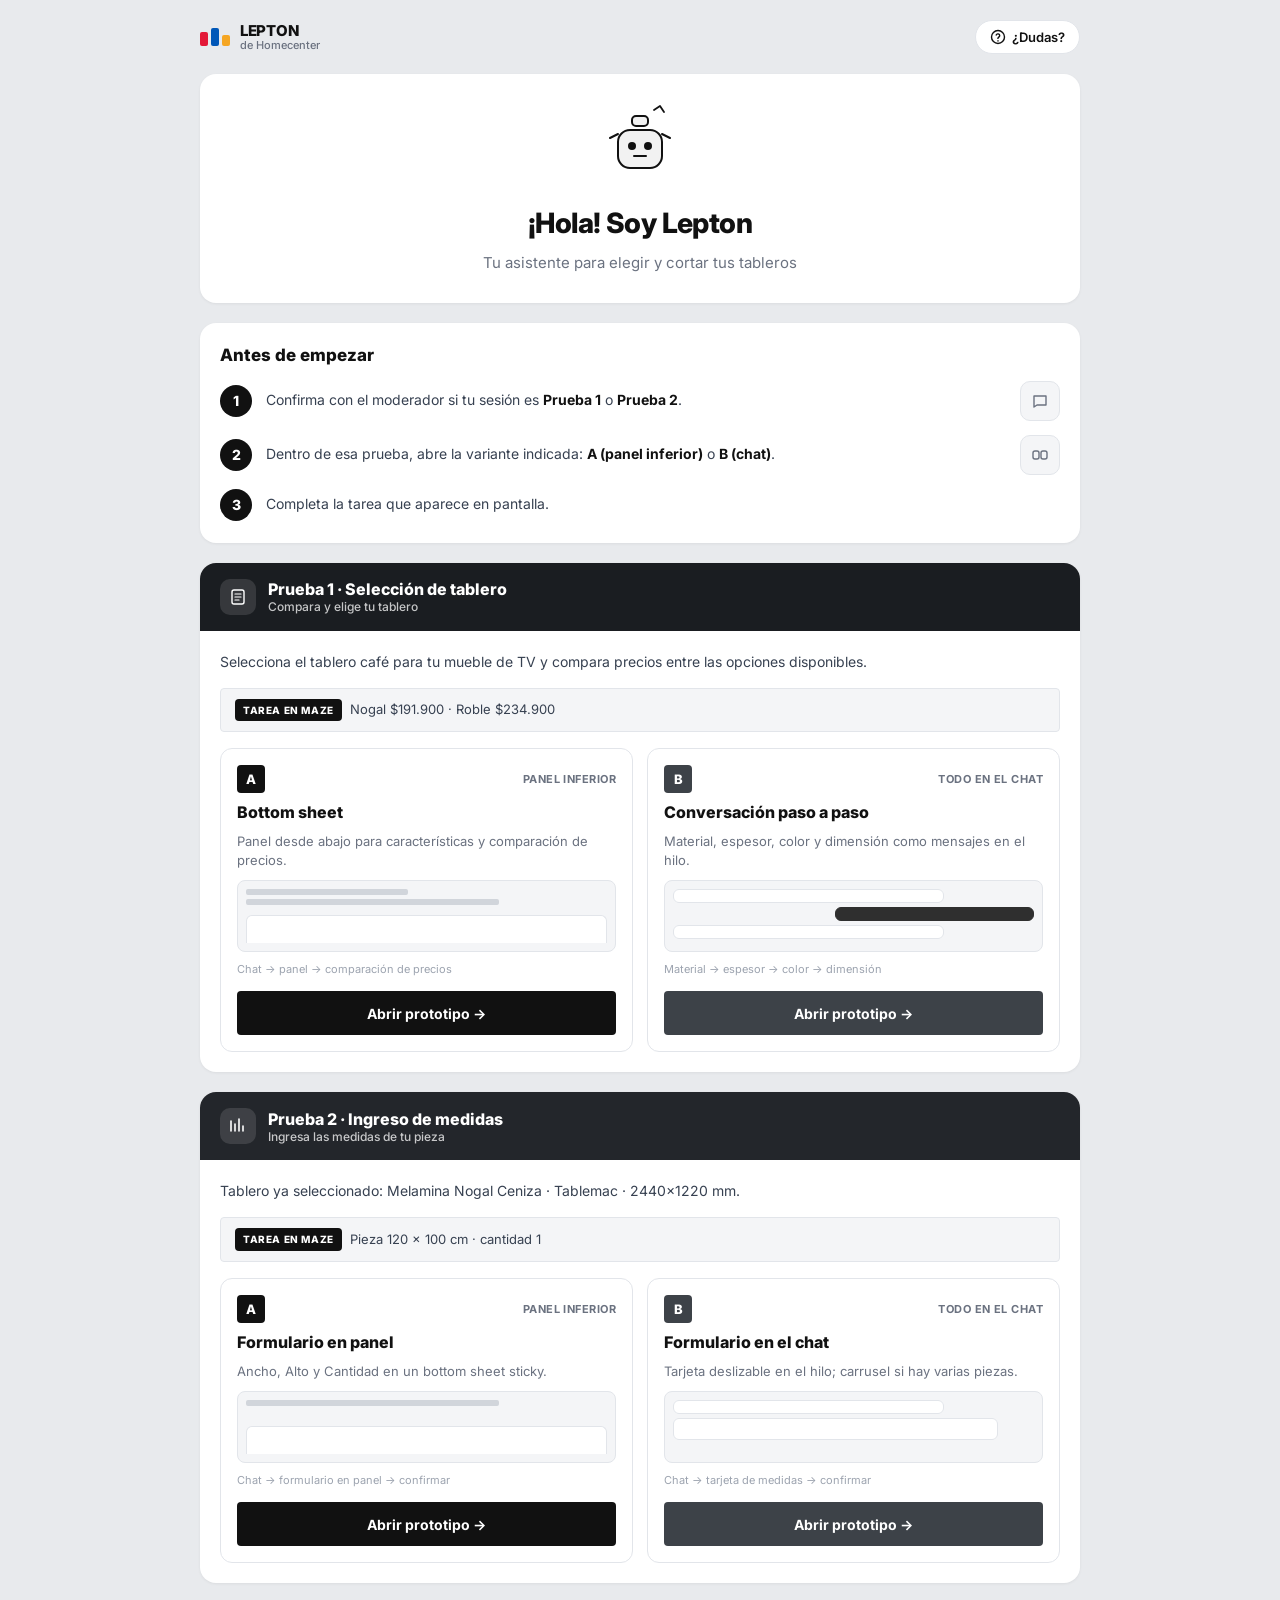
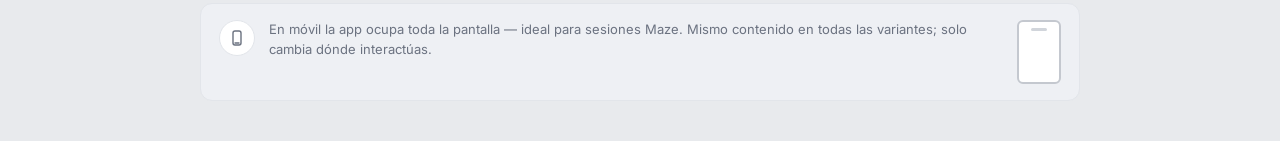
<file: index.html>
<!DOCTYPE html>
<html lang="es">
<head>
  <script>
  (function (m, a, z, e) {
    var s, t, u, v;
    try {
      t = m.sessionStorage.getItem('maze-us');
    } catch (err) {}

    if (!t) {
      t = new Date().getTime();
      try {
        m.sessionStorage.setItem('maze-us', t);
      } catch (err) {}
    }

    u = document.currentScript || (function () {
      var w = document.getElementsByTagName('script');
      return w[w.length - 1];
    })();
    v = u && u.nonce;

    s = a.createElement('script');
    s.src = z + '?apiKey=' + e;
    s.async = true;
    if (v) s.setAttribute('nonce', v);
    a.getElementsByTagName('head')[0].appendChild(s);
    m.mazeUniversalSnippetApiKey = e;
  })(window, document, 'https://snippet.maze.co/maze-universal-loader.js', '5e257ada-fe57-482c-8396-571f45b94af1');
  </script>
  <meta charset="UTF-8" />
  <meta name="viewport" content="width=device-width, initial-scale=1.0" />
  <title>LEPTON · Elegir prototipo · Maze</title>
  <link rel="preconnect" href="https://fonts.googleapis.com" />
  <link rel="preconnect" href="https://fonts.gstatic.com" crossorigin />
  <link href="https://fonts.googleapis.com/css2?family=Inter:wght@400;500;600;700;800&display=swap" rel="stylesheet" />
  <link rel="stylesheet" href="css/tokens.css" />
  <link rel="stylesheet" href="css/launcher.css" />
</head>
<body class="launch-page">

  <header class="launch-top">
    <div class="launch-logo">
      <div class="launch-logo-mark" aria-hidden="true"><i></i><i></i><i></i></div>
      <div class="launch-logo-text">
        <strong>LEPTON</strong>
        <span>de Homecenter</span>
      </div>
    </div>
    <button type="button" class="launch-help" onclick="alert('Pregunta al moderador de la sesión si tienes dudas sobre qué prototipo abrir.')">
      <svg width="16" height="16" viewBox="0 0 16 16" fill="none" aria-hidden="true"><circle cx="8" cy="8" r="6.5" stroke="currentColor" stroke-width="1.4"/><path d="M6.2 6.1a1.8 1.8 0 0 1 3.5.7c0 1.2-1.8 1.5-1.8 2.6M8 11.8v.2" stroke="currentColor" stroke-width="1.4" stroke-linecap="round"/></svg>
      ¿Dudas?
    </button>
  </header>

  <main class="launcher">

    <section class="hero-card">
      <svg class="hero-robot" viewBox="0 0 88 88" fill="none" aria-hidden="true">
        <rect x="22" y="28" width="44" height="38" rx="12" fill="#f2f2f2" stroke="#111" stroke-width="2"/>
        <circle cx="36" cy="44" r="4" fill="#111"/>
        <circle cx="52" cy="44" r="4" fill="#111"/>
        <path d="M38 54h12" stroke="#111" stroke-width="2" stroke-linecap="round"/>
        <rect x="36" y="14" width="16" height="10" rx="4" fill="#f2f2f2" stroke="#111" stroke-width="2"/>
        <path d="M14 36l8-4M74 36l-8-4" stroke="#111" stroke-width="2" stroke-linecap="round"/>
        <path d="M58 8l6-4 4 6" stroke="#111" stroke-width="1.8" stroke-linecap="round" stroke-linejoin="round"/>
      </svg>
      <h1>¡Hola! Soy Lepton</h1>
      <p class="lead">Tu asistente para elegir y cortar tus tableros</p>
    </section>

    <section class="how-card" aria-label="Antes de empezar">
      <h2>Antes de empezar</h2>
      <div class="how-list">
        <div class="how-item">
          <span class="num">1</span>
          <p>Confirma con el moderador si tu sesión es <strong>Prueba 1</strong> o <strong>Prueba 2</strong>.</p>
          <span class="how-icon" aria-hidden="true">
            <svg width="18" height="18" viewBox="0 0 18 18" fill="none"><path d="M3 4h12v9H6l-3 2V4z" stroke="currentColor" stroke-width="1.4" stroke-linejoin="round"/></svg>
          </span>
        </div>
        <div class="how-item">
          <span class="num">2</span>
          <p>Dentro de esa prueba, abre la variante indicada: <strong>A (panel inferior)</strong> o <strong>B (chat)</strong>.</p>
          <span class="how-icon" aria-hidden="true">
            <svg width="18" height="18" viewBox="0 0 18 18" fill="none"><rect x="2" y="5" width="6" height="8" rx="2" stroke="currentColor" stroke-width="1.4"/><rect x="10" y="5" width="6" height="8" rx="2" stroke="currentColor" stroke-width="1.4"/></svg>
          </span>
        </div>
        <div class="how-item">
          <span class="num">3</span>
          <p>Completa la tarea que aparece en pantalla.</p>
        </div>
      </div>
    </section>

    <!-- Prueba 1 -->
    <section class="test-panel test-panel--1" aria-labelledby="t1-title">
      <div class="test-panel-head">
        <span class="tp-icon" aria-hidden="true">
          <svg width="18" height="18" viewBox="0 0 18 18" fill="none"><rect x="3" y="2" width="12" height="14" rx="2" stroke="#fff" stroke-width="1.4"/><path d="M6 6h6M6 9h6M6 12h4" stroke="#fff" stroke-width="1.2" stroke-linecap="round"/></svg>
        </span>
        <div>
          <h2 id="t1-title">Prueba 1 · Selección de tablero</h2>
          <div class="tp-sub">Compara y elige tu tablero</div>
        </div>
      </div>
      <div class="test-panel-body">
        <p class="test-intro">Selecciona el tablero café para tu mueble de TV y compara precios entre las opciones disponibles.</p>
        <div class="task-pill">
          <span class="task-tag">Tarea en Maze</span>
          Nogal $191.900 · Roble $234.900
        </div>
        <div class="variant-grid">
          <a class="variant-card variant-card--a" href="ab1-sheet.html">
            <div class="vc-top">
              <span class="vc-badge">A</span>
              <span class="vc-label">Panel inferior</span>
            </div>
            <h3>Bottom sheet</h3>
            <p class="vc-desc">Panel desde abajo para características y comparación de precios.</p>
            <div class="vc-preview">
              <div class="bar short"></div>
              <div class="bar mid"></div>
              <div class="sheet"></div>
            </div>
            <p class="vc-flow">Chat → panel → comparación de precios</p>
            <span class="vc-btn">Abrir prototipo →</span>
          </a>
          <a class="variant-card variant-card--b" href="ab1-chat.html">
            <div class="vc-top">
              <span class="vc-badge">B</span>
              <span class="vc-label">Todo en el chat</span>
            </div>
            <h3>Conversación paso a paso</h3>
            <p class="vc-desc">Material, espesor, color y dimensión como mensajes en el hilo.</p>
            <div class="vc-preview vc-preview--chat">
              <div class="bubble"></div>
              <div class="bubble right"></div>
              <div class="bubble"></div>
            </div>
            <p class="vc-flow">Material → espesor → color → dimensión</p>
            <span class="vc-btn">Abrir prototipo →</span>
          </a>
        </div>
      </div>
    </section>

    <!-- Prueba 2 -->
    <section class="test-panel test-panel--2" aria-labelledby="t2-title">
      <div class="test-panel-head">
        <span class="tp-icon" aria-hidden="true">
          <svg width="18" height="18" viewBox="0 0 18 18" fill="none"><path d="M2 14V4M6 14V7M10 14V2M14 14V9" stroke="#fff" stroke-width="1.6" stroke-linecap="round"/></svg>
        </span>
        <div>
          <h2 id="t2-title">Prueba 2 · Ingreso de medidas</h2>
          <div class="tp-sub">Ingresa las medidas de tu pieza</div>
        </div>
      </div>
      <div class="test-panel-body">
        <p class="test-intro">Tablero ya seleccionado: Melamina Nogal Ceniza · Tablemac · 2440×1220 mm.</p>
        <div class="task-pill">
          <span class="task-tag">Tarea en Maze</span>
          Pieza 120 × 100 cm · cantidad 1
        </div>
        <div class="variant-grid">
          <a class="variant-card variant-card--a" href="ab2-sheet.html">
            <div class="vc-top">
              <span class="vc-badge">A</span>
              <span class="vc-label">Panel inferior</span>
            </div>
            <h3>Formulario en panel</h3>
            <p class="vc-desc">Ancho, Alto y Cantidad en un bottom sheet sticky.</p>
            <div class="vc-preview">
              <div class="bar mid"></div>
              <div class="sheet"></div>
            </div>
            <p class="vc-flow">Chat → formulario en panel → confirmar</p>
            <span class="vc-btn">Abrir prototipo →</span>
          </a>
          <a class="variant-card variant-card--b" href="ab2-inline.html">
            <div class="vc-top">
              <span class="vc-badge">B</span>
              <span class="vc-label">Todo en el chat</span>
            </div>
            <h3>Formulario en el chat</h3>
            <p class="vc-desc">Tarjeta deslizable en el hilo; carrusel si hay varias piezas.</p>
            <div class="vc-preview vc-preview--chat">
              <div class="bubble"></div>
              <div class="bubble" style="width:90%;height:22px"></div>
            </div>
            <p class="vc-flow">Chat → tarjeta de medidas → confirmar</p>
            <span class="vc-btn">Abrir prototipo →</span>
          </a>
        </div>
      </div>
    </section>

    <footer class="tip-card">
      <span class="tip-icon" aria-hidden="true">
        <svg width="18" height="18" viewBox="0 0 18 18" fill="none"><rect x="5" y="2" width="8" height="14" rx="2" stroke="currentColor" stroke-width="1.4"/><path d="M7 14h4" stroke="currentColor" stroke-width="1.4" stroke-linecap="round"/></svg>
      </span>
      <p>En móvil la app ocupa toda la pantalla — ideal para sesiones Maze. Mismo contenido en todas las variantes; solo cambia dónde interactúas.</p>
      <div class="tip-phone" aria-hidden="true"></div>
    </footer>

  </main>
</body>
</html>
</file>
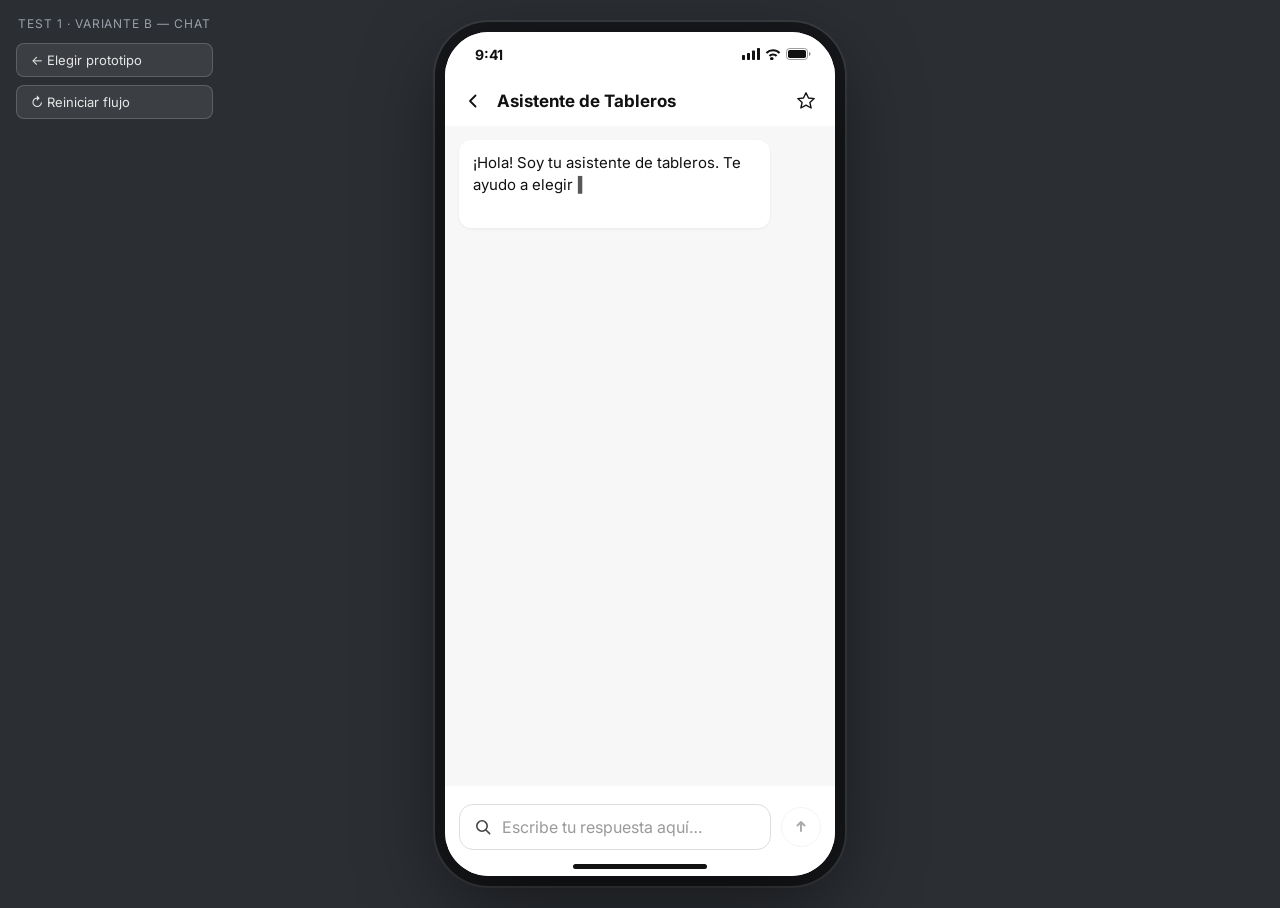
<file: ab1-chat.html>
<!DOCTYPE html>
<html lang="es">
<head>
  <script>
  (function (m, a, z, e) {
    var s, t, u, v;
    try {
      t = m.sessionStorage.getItem('maze-us');
    } catch (err) {}

    if (!t) {
      t = new Date().getTime();
      try {
        m.sessionStorage.setItem('maze-us', t);
      } catch (err) {}
    }

    u = document.currentScript || (function () {
      var w = document.getElementsByTagName('script');
      return w[w.length - 1];
    })();
    v = u && u.nonce;

    s = a.createElement('script');
    s.src = z + '?apiKey=' + e;
    s.async = true;
    if (v) s.setAttribute('nonce', v);
    a.getElementsByTagName('head')[0].appendChild(s);
    m.mazeUniversalSnippetApiKey = e;
  })(window, document, 'https://snippet.maze.co/maze-universal-loader.js', '5e257ada-fe57-482c-8396-571f45b94af1');
  </script>
  <meta charset="UTF-8" />
  <meta name="viewport" content="width=device-width, initial-scale=1.0" />
  <title>LEPTON · A/B Test 1 — Chat</title>
  <link rel="preconnect" href="https://fonts.googleapis.com" />
  <link rel="preconnect" href="https://fonts.gstatic.com" crossorigin />
  <link href="https://fonts.googleapis.com/css2?family=Inter:wght@400;500;600;700;800&display=swap" rel="stylesheet" />
  <link rel="stylesheet" href="css/tokens.css" />
  <link rel="stylesheet" href="css/shell.css" />
  <link rel="stylesheet" href="css/chat.css" />
  <link rel="stylesheet" href="css/components.css" />
  <link rel="stylesheet" href="css/sheets.css" />
</head>
<body>
  <div class="stage-side">
    <div class="variant-tag">Test 1 · Variante B — Chat</div>
    <a href="index.html">← Elegir prototipo</a>
    <button type="button" onclick="location.reload()">↻ Reiniciar flujo</button>
  </div>

  <div class="stage">
    <div class="phone">
      <div class="statusbar">
        <span>9:41</span>
        <span class="sb-icons">
          <svg width="18" height="12" viewBox="0 0 18 12" fill="none"><rect x="0" y="7" width="3" height="5" rx="0.8" fill="#111"/><rect x="5" y="5" width="3" height="7" rx="0.8" fill="#111"/><rect x="10" y="2.5" width="3" height="9.5" rx="0.8" fill="#111"/><rect x="15" y="0" width="3" height="12" rx="0.8" fill="#111"/></svg>
          <svg width="16" height="12" viewBox="0 0 16 12" fill="none"><path d="M8 9.6a1.7 1.7 0 100 2.4 1.7 1.7 0 000-2.4z" fill="#111"/><path d="M8 5.4c1.7 0 3.2.7 4.3 1.8l-1.5 1.5A4 4 0 008 7.5a4 4 0 00-2.8 1.2L3.7 7.2A6.1 6.1 0 018 5.4z" fill="#111"/><path d="M8 1.2c2.8 0 5.4 1.1 7.3 3l-1.5 1.5A8.3 8.3 0 008 3.3 8.3 8.3 0 002.2 5.7L.7 4.2a10.4 10.4 0 017.3-3z" fill="#111"/></svg>
          <svg width="25" height="12" viewBox="0 0 25 12" fill="none"><rect x="0.5" y="0.5" width="21" height="11" rx="3" stroke="#111" opacity="0.4"/><rect x="2" y="2" width="18" height="8" rx="1.8" fill="#111"/><path d="M23 4v4c0.9-0.3 1.5-1.1 1.5-2S23.9 4.3 23 4z" fill="#111" opacity="0.5"/></svg>
        </span>
      </div>

      <div class="chat-header">
        <button id="icBack" type="button" data-action="toast" data-value="Salir del asistente (demo)"></button>
        <span class="ch-title">Asistente de Tableros</span>
        <button id="icStar" type="button" data-action="toast" data-value="Guardado en favoritos"></button>
      </div>

      <div class="chat-body" id="chatBody"></div>

      <div class="chat-inputbar">
        <div class="inputbar-tip" id="inputHint"></div>
        <div class="inputbar-row">
          <div class="input-pill">
            <button class="ib-ic" id="sendHit" type="button" aria-label="Buscar"></button>
            <input id="chatInput" placeholder="Escribe tu respuesta aquí…" autocomplete="off" enterkeyhint="send" />
          </div>
          <button class="send-btn" id="sendBtn" type="button" aria-label="Enviar mensaje" disabled></button>
        </div>
      </div>

      <div class="toast" id="toast"></div>
      <div class="home-indicator"></div>
    </div>
  </div>

  <script src="js/core/catalog.js"></script>
  <script src="js/core/format.js"></script>
  <script src="js/ui/icons.js"></script>
  <script src="js/ui/chat.js"></script>
  <script src="js/ui/sheet.js"></script>
  <script src="js/ui/render.js"></script>
  <script src="js/ui/bootstrap.js"></script>
  <script src="js/flows/screen.js"></script>
  <script src="js/flows/guided.js"></script>
  <script src="js/flows/ab1-shared.js"></script>
  <script src="js/flows/ab1-chat.js"></script>
</body>
</html>
</file>
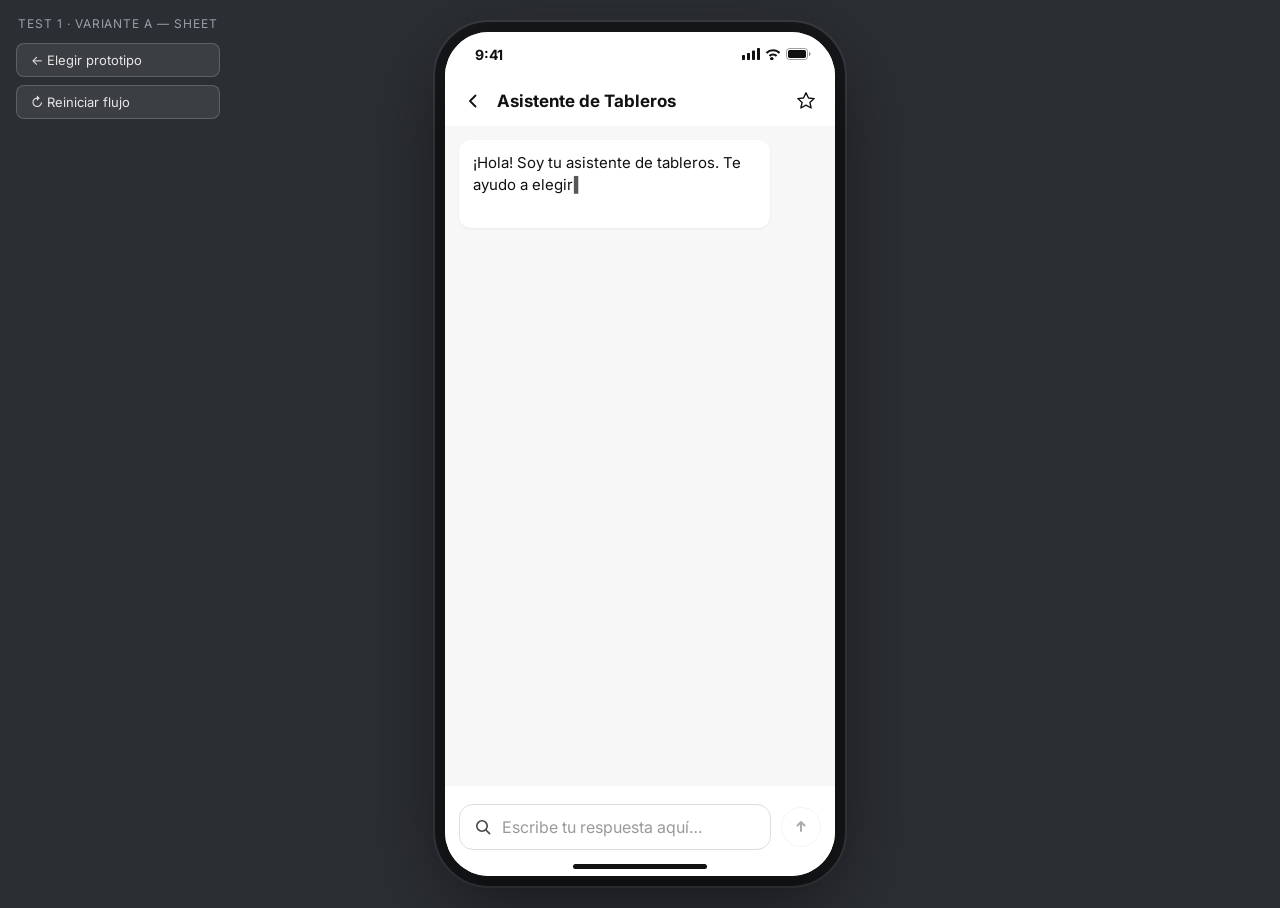
<file: ab1-sheet.html>
<!DOCTYPE html>
<html lang="es">
<head>
  <script>
  (function (m, a, z, e) {
    var s, t, u, v;
    try {
      t = m.sessionStorage.getItem('maze-us');
    } catch (err) {}

    if (!t) {
      t = new Date().getTime();
      try {
        m.sessionStorage.setItem('maze-us', t);
      } catch (err) {}
    }

    u = document.currentScript || (function () {
      var w = document.getElementsByTagName('script');
      return w[w.length - 1];
    })();
    v = u && u.nonce;

    s = a.createElement('script');
    s.src = z + '?apiKey=' + e;
    s.async = true;
    if (v) s.setAttribute('nonce', v);
    a.getElementsByTagName('head')[0].appendChild(s);
    m.mazeUniversalSnippetApiKey = e;
  })(window, document, 'https://snippet.maze.co/maze-universal-loader.js', '5e257ada-fe57-482c-8396-571f45b94af1');
  </script>
  <meta charset="UTF-8" />
  <meta name="viewport" content="width=device-width, initial-scale=1.0" />
  <title>LEPTON · A/B Test 1 — Sheet</title>
  <link rel="preconnect" href="https://fonts.googleapis.com" />
  <link rel="preconnect" href="https://fonts.gstatic.com" crossorigin />
  <link href="https://fonts.googleapis.com/css2?family=Inter:wght@400;500;600;700;800&display=swap" rel="stylesheet" />
  <link rel="stylesheet" href="css/tokens.css" />
  <link rel="stylesheet" href="css/shell.css" />
  <link rel="stylesheet" href="css/chat.css" />
  <link rel="stylesheet" href="css/components.css" />
  <link rel="stylesheet" href="css/sheets.css" />
</head>
<body>
  <div class="stage-side">
    <div class="variant-tag">Test 1 · Variante A — Sheet</div>
    <a href="index.html">← Elegir prototipo</a>
    <button type="button" onclick="location.reload()">↻ Reiniciar flujo</button>
  </div>

  <div class="stage">
    <div class="phone">
      <div class="statusbar">
        <span>9:41</span>
        <span class="sb-icons">
          <svg width="18" height="12" viewBox="0 0 18 12" fill="none"><rect x="0" y="7" width="3" height="5" rx="0.8" fill="#111"/><rect x="5" y="5" width="3" height="7" rx="0.8" fill="#111"/><rect x="10" y="2.5" width="3" height="9.5" rx="0.8" fill="#111"/><rect x="15" y="0" width="3" height="12" rx="0.8" fill="#111"/></svg>
          <svg width="16" height="12" viewBox="0 0 16 12" fill="none"><path d="M8 9.6a1.7 1.7 0 100 2.4 1.7 1.7 0 000-2.4z" fill="#111"/><path d="M8 5.4c1.7 0 3.2.7 4.3 1.8l-1.5 1.5A4 4 0 008 7.5a4 4 0 00-2.8 1.2L3.7 7.2A6.1 6.1 0 018 5.4z" fill="#111"/><path d="M8 1.2c2.8 0 5.4 1.1 7.3 3l-1.5 1.5A8.3 8.3 0 008 3.3 8.3 8.3 0 002.2 5.7L.7 4.2a10.4 10.4 0 017.3-3z" fill="#111"/></svg>
          <svg width="25" height="12" viewBox="0 0 25 12" fill="none"><rect x="0.5" y="0.5" width="21" height="11" rx="3" stroke="#111" opacity="0.4"/><rect x="2" y="2" width="18" height="8" rx="1.8" fill="#111"/><path d="M23 4v4c0.9-0.3 1.5-1.1 1.5-2S23.9 4.3 23 4z" fill="#111" opacity="0.5"/></svg>
        </span>
      </div>

      <div class="chat-header">
        <button id="icBack" type="button" data-action="toast" data-value="Salir del asistente (demo)"></button>
        <span class="ch-title">Asistente de Tableros</span>
        <button id="icStar" type="button" data-action="toast" data-value="Guardado en favoritos"></button>
      </div>

      <div class="chat-body" id="chatBody"></div>

      <div class="chat-inputbar">
        <div class="inputbar-tip" id="inputHint"></div>
        <div class="inputbar-row">
          <div class="input-pill">
            <button class="ib-ic" id="sendHit" type="button" aria-label="Buscar"></button>
            <input id="chatInput" placeholder="Escribe tu respuesta aquí…" autocomplete="off" enterkeyhint="send" />
          </div>
          <button class="send-btn" id="sendBtn" type="button" aria-label="Enviar mensaje" disabled></button>
        </div>
      </div>

      <div class="toast" id="toast"></div>
      <div class="home-indicator"></div>
    </div>
  </div>

  <script src="js/core/catalog.js"></script>
  <script src="js/core/format.js"></script>
  <script src="js/ui/icons.js"></script>
  <script src="js/ui/chat.js"></script>
  <script src="js/ui/sheet.js"></script>
  <script src="js/ui/render.js"></script>
  <script src="js/ui/bootstrap.js"></script>
  <script src="js/flows/screen.js"></script>
  <script src="js/flows/guided.js"></script>
  <script src="js/flows/ab1-shared.js"></script>
  <script src="js/flows/ab1-sheet.js"></script>
</body>
</html>
</file>
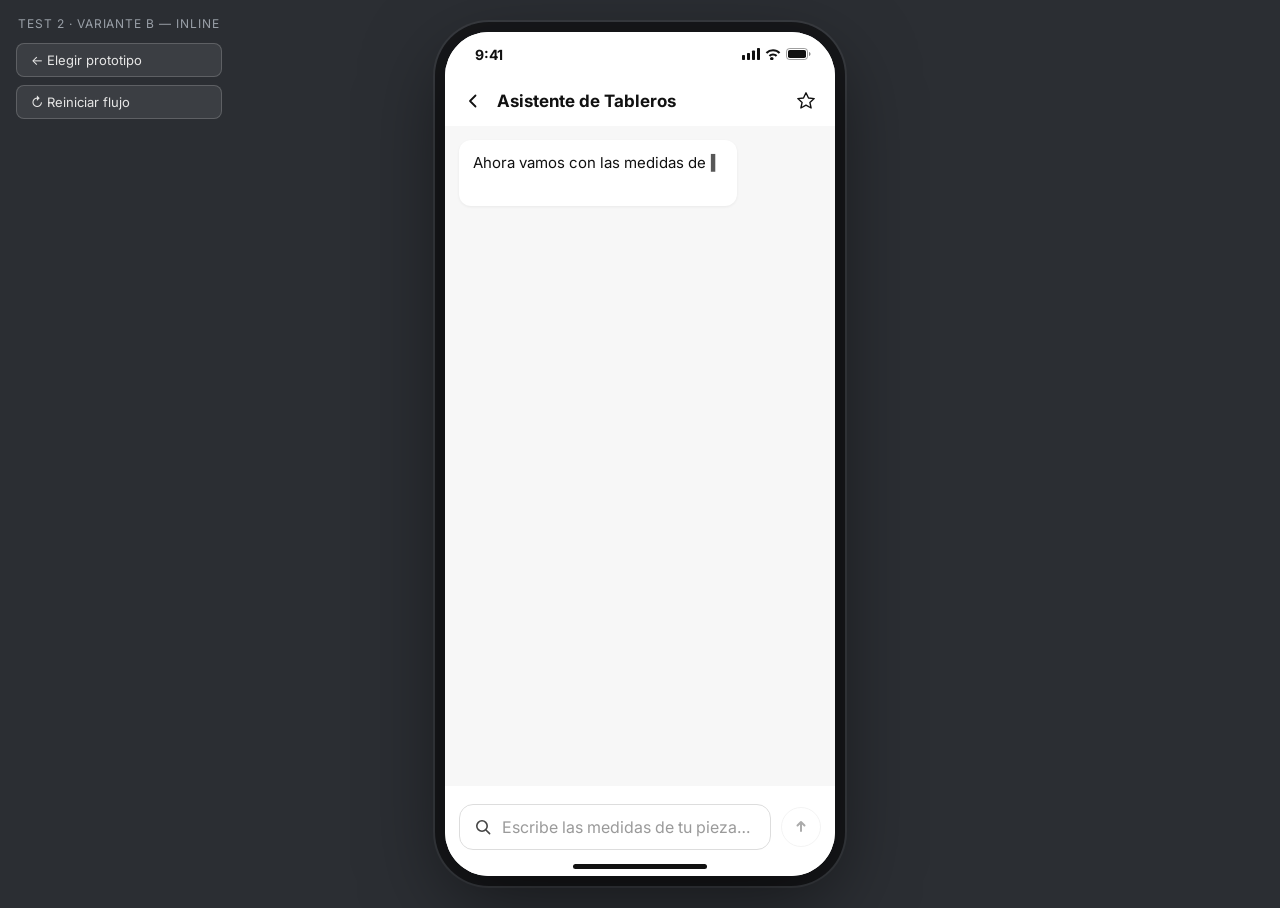
<file: ab2-inline.html>
<!DOCTYPE html>
<html lang="es">
<head>
  <script>
  (function (m, a, z, e) {
    var s, t, u, v;
    try {
      t = m.sessionStorage.getItem('maze-us');
    } catch (err) {}

    if (!t) {
      t = new Date().getTime();
      try {
        m.sessionStorage.setItem('maze-us', t);
      } catch (err) {}
    }

    u = document.currentScript || (function () {
      var w = document.getElementsByTagName('script');
      return w[w.length - 1];
    })();
    v = u && u.nonce;

    s = a.createElement('script');
    s.src = z + '?apiKey=' + e;
    s.async = true;
    if (v) s.setAttribute('nonce', v);
    a.getElementsByTagName('head')[0].appendChild(s);
    m.mazeUniversalSnippetApiKey = e;
  })(window, document, 'https://snippet.maze.co/maze-universal-loader.js', '5e257ada-fe57-482c-8396-571f45b94af1');
  </script>
  <meta charset="UTF-8" />
  <meta name="viewport" content="width=device-width, initial-scale=1.0" />
  <title>LEPTON · A/B Test 2 — Inline</title>
  <link rel="preconnect" href="https://fonts.googleapis.com" />
  <link rel="preconnect" href="https://fonts.gstatic.com" crossorigin />
  <link href="https://fonts.googleapis.com/css2?family=Inter:wght@400;500;600;700;800&display=swap" rel="stylesheet" />
  <link rel="stylesheet" href="css/tokens.css" />
  <link rel="stylesheet" href="css/shell.css" />
  <link rel="stylesheet" href="css/chat.css" />
  <link rel="stylesheet" href="css/components.css" />
  <link rel="stylesheet" href="css/sheets.css" />
</head>
<body>
  <div class="stage-side">
    <div class="variant-tag">Test 2 · Variante B — Inline</div>
    <a href="index.html">← Elegir prototipo</a>
    <button type="button" onclick="location.reload()">↻ Reiniciar flujo</button>
  </div>

  <div class="stage">
    <div class="phone">
      <div class="statusbar">
        <span>9:41</span>
        <span class="sb-icons">
          <svg width="18" height="12" viewBox="0 0 18 12" fill="none"><rect x="0" y="7" width="3" height="5" rx="0.8" fill="#111"/><rect x="5" y="5" width="3" height="7" rx="0.8" fill="#111"/><rect x="10" y="2.5" width="3" height="9.5" rx="0.8" fill="#111"/><rect x="15" y="0" width="3" height="12" rx="0.8" fill="#111"/></svg>
          <svg width="16" height="12" viewBox="0 0 16 12" fill="none"><path d="M8 9.6a1.7 1.7 0 100 2.4 1.7 1.7 0 000-2.4z" fill="#111"/><path d="M8 5.4c1.7 0 3.2.7 4.3 1.8l-1.5 1.5A4 4 0 008 7.5a4 4 0 00-2.8 1.2L3.7 7.2A6.1 6.1 0 018 5.4z" fill="#111"/><path d="M8 1.2c2.8 0 5.4 1.1 7.3 3l-1.5 1.5A8.3 8.3 0 008 3.3 8.3 8.3 0 002.2 5.7L.7 4.2a10.4 10.4 0 017.3-3z" fill="#111"/></svg>
          <svg width="25" height="12" viewBox="0 0 25 12" fill="none"><rect x="0.5" y="0.5" width="21" height="11" rx="3" stroke="#111" opacity="0.4"/><rect x="2" y="2" width="18" height="8" rx="1.8" fill="#111"/><path d="M23 4v4c0.9-0.3 1.5-1.1 1.5-2S23.9 4.3 23 4z" fill="#111" opacity="0.5"/></svg>
        </span>
      </div>

      <div class="chat-header">
        <button id="icBack" type="button" data-action="toast" data-value="Salir del asistente (demo)"></button>
        <span class="ch-title">Asistente de Tableros</span>
        <button id="icStar" type="button" data-action="toast" data-value="Guardado en favoritos"></button>
      </div>

      <div class="chat-body" id="chatBody"></div>

      <div class="chat-inputbar">
        <div class="inputbar-tip" id="inputHint"></div>
        <div class="inputbar-row">
          <div class="input-pill">
            <button class="ib-ic" id="sendHit" type="button" aria-label="Buscar"></button>
            <input id="chatInput" placeholder="Escribe las medidas de tu pieza…" autocomplete="off" enterkeyhint="send" />
          </div>
          <button class="send-btn" id="sendBtn" type="button" aria-label="Enviar mensaje" disabled></button>
        </div>
      </div>

      <div class="toast" id="toast"></div>
      <div class="home-indicator"></div>
    </div>
  </div>

  <script src="js/core/catalog.js"></script>
  <script src="js/core/format.js"></script>
  <script src="js/ui/icons.js"></script>
  <script src="js/ui/chat.js"></script>
  <script src="js/ui/sheet.js"></script>
  <script src="js/ui/render.js"></script>
  <script src="js/ui/bootstrap.js"></script>
  <script src="js/flows/screen.js"></script>
  <script src="js/flows/guided.js"></script>
  <script src="js/flows/ab2-shared.js"></script>
  <script src="js/flows/ab2-pieces.js"></script>
  <script src="js/flows/ab2-inline.js"></script>
</body>
</html>
</file>
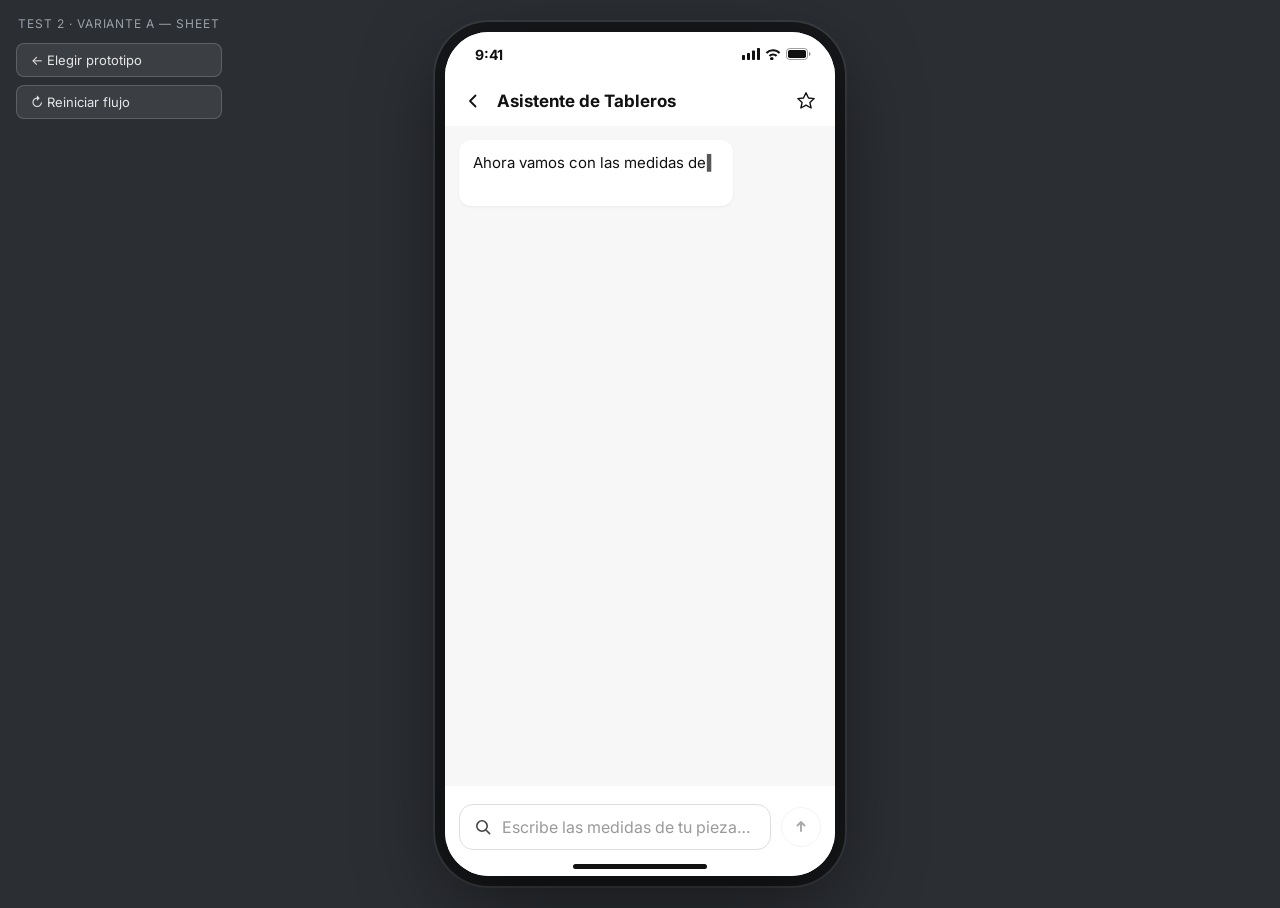
<file: ab2-sheet.html>
<!DOCTYPE html>
<html lang="es">
<head>
  <script>
  (function (m, a, z, e) {
    var s, t, u, v;
    try {
      t = m.sessionStorage.getItem('maze-us');
    } catch (err) {}

    if (!t) {
      t = new Date().getTime();
      try {
        m.sessionStorage.setItem('maze-us', t);
      } catch (err) {}
    }

    u = document.currentScript || (function () {
      var w = document.getElementsByTagName('script');
      return w[w.length - 1];
    })();
    v = u && u.nonce;

    s = a.createElement('script');
    s.src = z + '?apiKey=' + e;
    s.async = true;
    if (v) s.setAttribute('nonce', v);
    a.getElementsByTagName('head')[0].appendChild(s);
    m.mazeUniversalSnippetApiKey = e;
  })(window, document, 'https://snippet.maze.co/maze-universal-loader.js', '5e257ada-fe57-482c-8396-571f45b94af1');
  </script>
  <meta charset="UTF-8" />
  <meta name="viewport" content="width=device-width, initial-scale=1.0" />
  <title>LEPTON · A/B Test 2 — Sheet</title>
  <link rel="preconnect" href="https://fonts.googleapis.com" />
  <link rel="preconnect" href="https://fonts.gstatic.com" crossorigin />
  <link href="https://fonts.googleapis.com/css2?family=Inter:wght@400;500;600;700;800&display=swap" rel="stylesheet" />
  <link rel="stylesheet" href="css/tokens.css" />
  <link rel="stylesheet" href="css/shell.css" />
  <link rel="stylesheet" href="css/chat.css" />
  <link rel="stylesheet" href="css/components.css" />
  <link rel="stylesheet" href="css/sheets.css" />
</head>
<body>
  <div class="stage-side">
    <div class="variant-tag">Test 2 · Variante A — Sheet</div>
    <a href="index.html">← Elegir prototipo</a>
    <button type="button" onclick="location.reload()">↻ Reiniciar flujo</button>
  </div>

  <div class="stage">
    <div class="phone">
      <div class="statusbar">
        <span>9:41</span>
        <span class="sb-icons">
          <svg width="18" height="12" viewBox="0 0 18 12" fill="none"><rect x="0" y="7" width="3" height="5" rx="0.8" fill="#111"/><rect x="5" y="5" width="3" height="7" rx="0.8" fill="#111"/><rect x="10" y="2.5" width="3" height="9.5" rx="0.8" fill="#111"/><rect x="15" y="0" width="3" height="12" rx="0.8" fill="#111"/></svg>
          <svg width="16" height="12" viewBox="0 0 16 12" fill="none"><path d="M8 9.6a1.7 1.7 0 100 2.4 1.7 1.7 0 000-2.4z" fill="#111"/><path d="M8 5.4c1.7 0 3.2.7 4.3 1.8l-1.5 1.5A4 4 0 008 7.5a4 4 0 00-2.8 1.2L3.7 7.2A6.1 6.1 0 018 5.4z" fill="#111"/><path d="M8 1.2c2.8 0 5.4 1.1 7.3 3l-1.5 1.5A8.3 8.3 0 008 3.3 8.3 8.3 0 002.2 5.7L.7 4.2a10.4 10.4 0 017.3-3z" fill="#111"/></svg>
          <svg width="25" height="12" viewBox="0 0 25 12" fill="none"><rect x="0.5" y="0.5" width="21" height="11" rx="3" stroke="#111" opacity="0.4"/><rect x="2" y="2" width="18" height="8" rx="1.8" fill="#111"/><path d="M23 4v4c0.9-0.3 1.5-1.1 1.5-2S23.9 4.3 23 4z" fill="#111" opacity="0.5"/></svg>
        </span>
      </div>

      <div class="chat-header">
        <button id="icBack" type="button" data-action="toast" data-value="Salir del asistente (demo)"></button>
        <span class="ch-title">Asistente de Tableros</span>
        <button id="icStar" type="button" data-action="toast" data-value="Guardado en favoritos"></button>
      </div>

      <div class="chat-body" id="chatBody"></div>

      <div class="chat-inputbar">
        <div class="inputbar-tip" id="inputHint"></div>
        <div class="inputbar-row">
          <div class="input-pill">
            <button class="ib-ic" id="sendHit" type="button" aria-label="Buscar"></button>
            <input id="chatInput" placeholder="Escribe las medidas de tu pieza…" autocomplete="off" enterkeyhint="send" />
          </div>
          <button class="send-btn" id="sendBtn" type="button" aria-label="Enviar mensaje" disabled></button>
        </div>
      </div>

      <div class="toast" id="toast"></div>
      <div class="home-indicator"></div>
    </div>
  </div>

  <script src="js/core/catalog.js"></script>
  <script src="js/core/format.js"></script>
  <script src="js/ui/icons.js"></script>
  <script src="js/ui/chat.js"></script>
  <script src="js/ui/sheet.js"></script>
  <script src="js/ui/render.js"></script>
  <script src="js/ui/bootstrap.js"></script>
  <script src="js/flows/screen.js"></script>
  <script src="js/flows/guided.js"></script>
  <script src="js/flows/ab2-shared.js"></script>
  <script src="js/flows/ab2-pieces.js"></script>
  <script src="js/flows/ab2-sheet.js"></script>
</body>
</html>
</file>
<file: css/tokens.css>
/* LEPTON · figma-cursor — design tokens (Figma / Homecenter) */
:root {
  --ink: #111111;
  --text-2: #5c5c5c;
  --text-3: #8a8a8a;
  --line: #dddddd;
  --line-soft: #ebebeb;
  --bg-soft: #f2f2f2;
  --bg-body: #f7f7f7;
  --bg-card: #ffffff;
  --bg-canvas: #2b2e33;
  --bubble-user: #2f2f2f;

  --blue: #0057b8;
  --blue-soft: #eaf2fb;
  --green: #1c8c4b;
  --green-soft: #e7f5ec;
  --red: #b82c2c;
  --red-soft: #f9ebeb;

  --r-pill: 100px;
  --r-btn: 4px;
  --r-card: 12px;
  --r-input: 10px;
  --r-sheet: 24px;

  --fs-hero: 24px;
  --fs-h2: 18px;
  --fs-body: 15px;
  --fs-sm: 13px;
  --fs-xs: 12px;
  --fs-2xs: 11px;
  --fs-3xs: 10px;

  --font: 'Inter', -apple-system, sans-serif;
  --phone-w: 390px;
  --phone-h: 844px;
}
* { box-sizing: border-box; margin: 0; padding: 0; }
html, body { height: 100%; }
body { font-family: var(--font); color: var(--ink); background: var(--bg-canvas); }
button { font-family: var(--font); cursor: pointer; border: none; background: none; color: inherit; }
input, textarea { font-family: var(--font); color: var(--ink); }
img { max-width: 100%; }
</file>
<file: css/launcher.css>
/* LEPTON · Pantalla de inicio — light UI, primary dark */

.launch-page {
  --launch-bg: #e8eaed;
  --launch-primary: #111111;
  --launch-primary-hover: #2a2a2a;
  --launch-header-1: #1a1d21;
  --launch-header-2: #23262b;
  --launch-card: #ffffff;
  --launch-muted: #6b7280;
  --launch-line: #e2e5ea;
  --launch-task-bg: #f4f5f7;
  --launch-tip-bg: #eef0f4;
}

.launch-page {
  background: var(--launch-bg);
  color: var(--launch-primary);
  min-height: 100vh;
  min-height: 100dvh;
}

/* Top bar */
.launch-top {
  max-width: 920px;
  margin: 0 auto;
  padding: 20px 20px 0;
  display: flex;
  align-items: center;
  justify-content: space-between;
  gap: 16px;
}

.launch-logo {
  display: flex;
  align-items: center;
  gap: 10px;
}

.launch-logo-mark {
  display: flex;
  gap: 3px;
  align-items: flex-end;
}

.launch-logo-mark i {
  width: 8px;
  border-radius: 2px;
  display: block;
}
.launch-logo-mark i:nth-child(1) { height: 14px; background: #e31837; }
.launch-logo-mark i:nth-child(2) { height: 18px; background: #0057b8; }
.launch-logo-mark i:nth-child(3) { height: 11px; background: #f5a623; }

.launch-logo-text {
  display: flex;
  flex-direction: column;
  line-height: 1.1;
}

.launch-logo-text strong {
  font-size: 15px;
  font-weight: 800;
  letter-spacing: -0.02em;
}

.launch-logo-text span {
  font-size: 11px;
  color: var(--launch-muted);
  font-weight: 500;
}

.launch-help {
  display: inline-flex;
  align-items: center;
  gap: 6px;
  padding: 8px 14px;
  border-radius: var(--r-pill);
  border: 1px solid var(--launch-line);
  background: var(--launch-card);
  font-size: 13px;
  font-weight: 600;
  color: var(--launch-primary);
  cursor: pointer;
  transition: background 0.12s ease;
}

.launch-help:hover {
  background: var(--launch-task-bg);
}

/* Main stack */
.launcher {
  max-width: 920px;
  margin: 0 auto;
  padding: 20px 20px 40px;
  display: flex;
  flex-direction: column;
  gap: 20px;
}

/* Hero */
.hero-card {
  background: var(--launch-card);
  border-radius: 16px;
  padding: 28px 24px;
  display: flex;
  flex-direction: column;
  align-items: center;
  text-align: center;
  gap: 12px;
  box-shadow: 0 1px 3px rgba(0, 0, 0, 0.06);
}

.hero-robot {
  width: 88px;
  height: 88px;
  margin-bottom: 4px;
}

.hero-card h1 {
  font-size: clamp(22px, 4.5vw, 28px);
  font-weight: 800;
  letter-spacing: -0.02em;
  color: var(--launch-primary);
}

.hero-card .lead {
  font-size: 15px;
  color: var(--launch-muted);
  line-height: 1.5;
  max-width: 420px;
}

/* How card */
.how-card {
  background: var(--launch-card);
  border-radius: 16px;
  padding: 22px 20px;
  box-shadow: 0 1px 3px rgba(0, 0, 0, 0.06);
}

.how-card > h2 {
  font-size: 17px;
  font-weight: 800;
  margin-bottom: 16px;
}

.how-list {
  display: flex;
  flex-direction: column;
  gap: 14px;
}

.how-item {
  display: flex;
  align-items: center;
  gap: 14px;
}

.how-item .num {
  flex: 0 0 32px;
  height: 32px;
  border-radius: 50%;
  background: var(--launch-primary);
  color: #fff;
  font-size: 14px;
  font-weight: 800;
  display: flex;
  align-items: center;
  justify-content: center;
}

.how-item p {
  flex: 1;
  font-size: 14px;
  line-height: 1.45;
  color: #374151;
}

.how-item p strong {
  font-weight: 700;
  color: var(--launch-primary);
}

.how-icon {
  flex: 0 0 40px;
  height: 40px;
  border-radius: 10px;
  background: var(--launch-task-bg);
  border: 1px solid var(--launch-line);
  display: flex;
  align-items: center;
  justify-content: center;
  color: var(--launch-muted);
}

/* Test panel */
.test-panel {
  background: var(--launch-card);
  border-radius: 16px;
  overflow: hidden;
  box-shadow: 0 1px 3px rgba(0, 0, 0, 0.06);
}

.test-panel-head {
  display: flex;
  align-items: center;
  gap: 12px;
  padding: 16px 20px;
  color: #fff;
}

.test-panel--1 .test-panel-head { background: var(--launch-header-1); }
.test-panel--2 .test-panel-head { background: var(--launch-header-2); }

.test-panel-head .tp-icon {
  flex: 0 0 36px;
  height: 36px;
  border-radius: 10px;
  background: rgba(255, 255, 255, 0.12);
  display: flex;
  align-items: center;
  justify-content: center;
}

.test-panel-head h2 {
  font-size: 16px;
  font-weight: 800;
  line-height: 1.25;
}

.test-panel-head .tp-sub {
  font-size: 12px;
  opacity: 0.75;
  font-weight: 500;
}

.test-panel-body {
  padding: 20px;
  display: flex;
  flex-direction: column;
  gap: 16px;
}

.test-intro {
  font-size: 14px;
  line-height: 1.5;
  color: #374151;
}

.task-pill {
  display: inline-flex;
  align-items: center;
  gap: 8px;
  background: var(--launch-task-bg);
  border: 1px solid var(--launch-line);
  border-radius: var(--r-btn);
  padding: 10px 14px;
  font-size: 13px;
  line-height: 1.45;
  color: #374151;
}

.task-pill .task-tag {
  flex: 0 0 auto;
  font-size: 10px;
  font-weight: 800;
  letter-spacing: 0.06em;
  text-transform: uppercase;
  background: var(--launch-primary);
  color: #fff;
  padding: 4px 8px;
  border-radius: var(--r-btn);
}

/* Variant cards grid */
.variant-grid {
  display: grid;
  grid-template-columns: repeat(2, 1fr);
  gap: 14px;
}

.variant-card {
  display: flex;
  flex-direction: column;
  gap: 10px;
  border: 1px solid var(--launch-line);
  border-radius: 12px;
  padding: 16px;
  text-decoration: none;
  color: inherit;
  background: #fff;
  transition: box-shadow 0.15s ease, transform 0.15s ease;
}

.variant-card:hover {
  box-shadow: 0 8px 24px rgba(0, 0, 0, 0.08);
  transform: translateY(-2px);
}

.variant-card:focus-visible {
  outline: 2px solid var(--launch-primary);
  outline-offset: 2px;
}

.vc-top {
  display: flex;
  align-items: center;
  justify-content: space-between;
  gap: 8px;
}

.vc-badge {
  width: 28px;
  height: 28px;
  border-radius: var(--r-btn);
  background: var(--launch-primary);
  color: #fff;
  font-size: 13px;
  font-weight: 800;
  display: flex;
  align-items: center;
  justify-content: center;
}

.variant-card--b .vc-badge {
  background: #3d4248;
}

.vc-label {
  font-size: 11px;
  font-weight: 700;
  letter-spacing: 0.04em;
  text-transform: uppercase;
  color: var(--launch-muted);
}

.variant-card h3 {
  font-size: 16px;
  font-weight: 800;
  line-height: 1.2;
}

.variant-card .vc-desc {
  font-size: 13px;
  color: var(--launch-muted);
  line-height: 1.45;
  flex: 1;
}

/* Mini wireframe preview */
.vc-preview {
  height: 72px;
  border-radius: 8px;
  background: var(--launch-task-bg);
  border: 1px solid var(--launch-line);
  padding: 8px;
  display: flex;
  flex-direction: column;
  gap: 4px;
  overflow: hidden;
}

.vc-preview .bar {
  height: 6px;
  border-radius: 2px;
  background: #d1d5db;
}

.vc-preview .bar.short { width: 45%; }
.vc-preview .bar.mid { width: 70%; }

.vc-preview .sheet {
  margin-top: auto;
  height: 28px;
  border-radius: 6px 6px 0 0;
  background: #fff;
  border: 1px solid var(--launch-line);
  border-bottom: none;
}

.vc-preview--chat .bubble {
  height: 14px;
  border-radius: 6px;
  background: #fff;
  border: 1px solid var(--launch-line);
  width: 75%;
}

.vc-preview--chat .bubble.right {
  align-self: flex-end;
  width: 55%;
  background: #2f2f2f;
  border-color: #2f2f2f;
}

.vc-flow {
  font-size: 11px;
  color: #9ca3af;
  line-height: 1.4;
}

.vc-btn {
  display: flex;
  align-items: center;
  justify-content: center;
  gap: 8px;
  height: 44px;
  border-radius: var(--r-btn);
  font-size: 14px;
  font-weight: 700;
  margin-top: 4px;
  transition: background 0.12s ease;
}

.variant-card--a .vc-btn {
  background: var(--launch-primary);
  color: #fff;
}

.variant-card--a:hover .vc-btn {
  background: var(--launch-primary-hover);
}

.variant-card--b .vc-btn {
  background: #3d4248;
  color: #fff;
}

.variant-card--b:hover .vc-btn {
  background: #4a5058;
}

/* Tip footer */
.tip-card {
  display: flex;
  align-items: flex-start;
  gap: 14px;
  background: var(--launch-tip-bg);
  border: 1px solid var(--launch-line);
  border-radius: 12px;
  padding: 16px 18px;
}

.tip-card .tip-icon {
  flex: 0 0 36px;
  height: 36px;
  border-radius: 50%;
  background: var(--launch-card);
  border: 1px solid var(--launch-line);
  display: flex;
  align-items: center;
  justify-content: center;
  color: var(--launch-muted);
}

.tip-card p {
  flex: 1;
  font-size: 13px;
  line-height: 1.5;
  color: var(--launch-muted);
}

.tip-phone {
  flex: 0 0 44px;
  height: 64px;
  border-radius: 6px;
  border: 2px solid #c4c8cf;
  background: #fff;
  position: relative;
}

.tip-phone::before {
  content: '';
  position: absolute;
  top: 6px;
  left: 50%;
  transform: translateX(-50%);
  width: 16px;
  height: 3px;
  border-radius: 2px;
  background: #d1d5db;
}

@media (max-width: 680px) {
  .variant-grid {
    grid-template-columns: 1fr;
  }

  .how-item {
    flex-wrap: wrap;
  }

  .how-icon {
    display: none;
  }

  .tip-phone {
    display: none;
  }
}

@media (prefers-reduced-motion: reduce) {
  .variant-card,
  .variant-card:hover,
  .launch-help {
    transition: none;
    transform: none;
  }
}
</file>
<file: css/shell.css>
/* Stage + phone frame + launcher */
.stage {
  min-height: 100vh;
  min-height: 100dvh;
  display: flex;
  align-items: center;
  justify-content: center;
  padding: 32px 16px;
}
.phone {
  position: relative;
  width: var(--phone-w);
  height: var(--phone-h);
  max-height: calc(100dvh - 40px);
  background: #fff;
  border-radius: 44px;
  box-shadow: 0 24px 80px rgba(0,0,0,.5), 0 0 0 10px #17181b, 0 0 0 12px #3a3d42;
  overflow: hidden;
  display: flex;
  flex-direction: column;
}
.statusbar {
  flex: 0 0 auto;
  height: 44px;
  display: flex;
  align-items: center;
  justify-content: space-between;
  padding: 0 24px 0 30px;
  font-size: 14px;
  font-weight: 700;
  background: #fff;
  position: relative;
  z-index: 30;
}
.sb-icons { display: flex; gap: 5px; align-items: center; }
.home-indicator {
  position: absolute;
  bottom: 7px; left: 50%;
  transform: translateX(-50%);
  width: 134px; height: 5px;
  border-radius: 3px;
  background: #111;
  z-index: 60;
  pointer-events: none;
}

/* Variant label + controls outside phone */
.stage-side {
  position: fixed;
  top: 16px; left: 16px;
  z-index: 100;
  display: flex;
  flex-direction: column;
  gap: 8px;
}
.stage-side a, .stage-side button {
  display: inline-block;
  background: rgba(255,255,255,.08);
  color: #e6e6e6;
  border: 1px solid rgba(255,255,255,.18);
  border-radius: 8px;
  padding: 8px 14px;
  font-size: 13px;
  text-decoration: none;
  text-align: left;
}
.stage-side a:hover, .stage-side button:hover { background: rgba(255,255,255,.16); }
.variant-tag {
  color: #9aa0a8;
  font-size: 12px;
  letter-spacing: .08em;
  text-transform: uppercase;
  padding: 0 2px 4px;
}

/* Launcher (index) */
.launcher {
  min-height: 100vh;
  display: flex;
  flex-direction: column;
  align-items: center;
  justify-content: center;
  gap: 40px;
  padding: 40px 20px;
  color: #fff;
}
.launcher h1 { font-size: 26px; font-weight: 800; }
.launcher p.sub { color: #9aa0a8; font-size: 14px; max-width: 520px; text-align: center; line-height: 1.5; }
.launch-cards { display: flex; gap: 24px; flex-wrap: wrap; justify-content: center; }
.launch-card {
  width: 300px;
  background: rgba(255,255,255,.05);
  border: 1px solid rgba(255,255,255,.14);
  border-radius: 16px;
  padding: 26px 24px;
  color: #fff;
  text-decoration: none;
  transition: transform .15s ease, background .15s ease;
}
.launch-card:hover { transform: translateY(-3px); background: rgba(255,255,255,.1); }
.launch-card .lc-tag {
  display: inline-block;
  font-size: 11px;
  letter-spacing: .1em;
  text-transform: uppercase;
  background: #fff; color: #111;
  border-radius: 100px;
  padding: 4px 12px;
  font-weight: 700;
  margin-bottom: 14px;
}
.launch-card h2 { font-size: 18px; margin-bottom: 8px; }
.launch-card p { color: #b9bec6; font-size: 13px; line-height: 1.5; }

/* ===== Responsive: móvil real (Maze) =====
   En pantallas táctiles pequeñas la app llena el viewport:
   sin bisel, sin statusbar simulada, sin controles laterales. */
@media (max-width: 560px) {
  .stage { padding: 0; align-items: stretch; }
  .phone {
    width: 100vw;
    height: 100dvh;
    max-height: none;
    border-radius: 0;
    box-shadow: none;
  }
  .stage-side { display: none; }
}
/* Desktop con ventana baja: el teléfono se encoge en alto (max-height ya lo cubre),
   solo aplanamos el radio para que no se corte el contenido superior */
@media (min-width: 561px) and (max-height: 720px) {
  .stage { padding: 12px 16px; }
  .phone { border-radius: 24px; }
}
@media (max-width: 560px) {
  .statusbar { display: none; }
  .home-indicator { display: none; }
  .chat-inputbar { padding-bottom: max(14px, env(safe-area-inset-bottom)); }
  .chat-header { padding-top: max(14px, env(safe-area-inset-top)); }
  .launcher { gap: 24px; padding: 24px 16px; }
  .launch-card { width: 100%; max-width: 340px; }
}

/* Toast */
.toast {
  position: absolute;
  left: 50%; bottom: 110px;
  transform: translateX(-50%) translateY(8px);
  background: #111; color: #fff;
  font-size: 13px;
  line-height: 1.35;
  padding: 10px 16px;
  border-radius: 12px;
  opacity: 0;
  pointer-events: none;
  transition: opacity .25s ease, transform .25s ease;
  z-index: 90;
  max-width: min(280px, calc(100% - 32px));
  text-align: center;
  white-space: normal;
}
.toast.is-on { opacity: 1; transform: translateX(-50%) translateY(0); }
</file>
<file: css/chat.css>
/* Chat layout: header, scroll body, bubbles, chips, input bar */
.chat-header {
  flex: 0 0 auto;
  display: flex;
  align-items: center;
  gap: 14px;
  padding: 14px 18px;
  background: #fff;
  position: relative;
  z-index: 20;
}
.chat-header .ch-title { font-size: 17px; font-weight: 700; flex: 1; }
.chat-header button { display: flex; align-items: center; }

.chat-body {
  flex: 1 1 auto;
  overflow-y: auto;
  background: var(--bg-body);
  padding: 14px 14px 20px;
  display: flex;
  flex-direction: column;
  gap: 12px;
  scroll-behavior: smooth;
}
.chat-body::-webkit-scrollbar { width: 0; }

/* Bubbles */
.msg { max-width: 86%; animation: msg-in .25s ease; }
@keyframes msg-in { from { opacity: 0; transform: translateY(8px); } to { opacity: 1; transform: none; } }
.msg-bot { align-self: flex-start; }
.msg-user { align-self: flex-end; }
.msg .bubble {
  border-radius: 12px;
  padding: 12px 14px;
  font-size: var(--fs-body);
  line-height: 1.45;
}
.msg-bot .bubble { background: #fff; box-shadow: 0 1px 3px rgba(0,0,0,.06); }
.msg-user .bubble { background: var(--bubble-user); color: #fff; }
.msg .stamp {
  display: block;
  text-align: right;
  font-size: var(--fs-3xs);
  margin-top: 6px;
  opacity: .55;
}
.bubble p + p { margin-top: 10px; }
.bubble ul { margin: 8px 0 8px 18px; }
.bubble li + li { margin-top: 4px; }
.bubble .b { font-weight: 700; }
.js-stream.is-streaming::after {
  content: '▍';
  display: inline-block;
  margin-left: 1px;
  animation: stream-cursor .9s step-end infinite;
  opacity: .7;
}
@keyframes stream-cursor {
  0%, 100% { opacity: .15; }
  50% { opacity: .85; }
}
.msg .stamp.is-pending { visibility: hidden; }

/* Wide bot message that carries a card (full width) */
.msg-wide { max-width: 100%; align-self: stretch; }

/* Typing indicator */
.typing {
  align-self: flex-start;
  background: #fff;
  border-radius: 12px;
  padding: 14px 16px;
  box-shadow: 0 1px 3px rgba(0,0,0,.06);
  display: flex; gap: 5px;
}
.typing i {
  width: 7px; height: 7px; border-radius: 50%;
  background: #b9b9b9;
  animation: blink 1.2s infinite;
}
.typing i:nth-child(2) { animation-delay: .2s; }
.typing i:nth-child(3) { animation-delay: .4s; }
@keyframes blink { 0%, 70%, 100% { opacity: .3; } 35% { opacity: 1; } }

/* Chips (respuestas rápidas) */
.chips-block { display: flex; flex-direction: column; gap: 8px; align-self: stretch; }
.chips-eyebrow {
  font-size: var(--fs-3xs);
  font-weight: 700;
  letter-spacing: .1em;
  text-transform: uppercase;
  color: var(--text-2);
}
.chips-row { display: flex; flex-wrap: wrap; gap: 8px; }
.chip {
  display: inline-flex;
  align-items: center;
  gap: 8px;
  background: #fff;
  border: 1px solid var(--line);
  border-radius: var(--r-pill);
  padding: 9px 16px;
  font-size: var(--fs-sm);
  font-weight: 500;
  color: var(--ink);
  transition: border-color .12s ease;
}
.chip:hover { border-color: var(--ink); }
.chip.is-selected,
.chip:active {
  background: var(--ink);
  color: #fff;
  border-color: var(--ink);
}
.chip:focus-visible {
  outline: 2px solid var(--ink);
  outline-offset: 2px;
}
.chip.is-disabled { color: var(--text-3); text-decoration: line-through; pointer-events: none; }
.chip .swatch { width: 18px; height: 18px; border-radius: 50%; border: 1px solid rgba(0,0,0,.15); }
.chips-block.is-done .chip:not(.is-selected) { opacity: .45; pointer-events: none; }
.chips-block.is-done .chip { pointer-events: none; }

/* Path cards (bienvenida B) */
.path-card {
  background: #fff;
  border: 1px solid var(--line);
  border-radius: var(--r-card);
  padding: 14px 16px;
  text-align: left;
  width: 100%;
}
.path-card.is-primary { border: 1.5px solid var(--ink); }
.path-card h4 { font-size: 15px; font-weight: 700; margin-bottom: 3px; }
.path-card p { font-size: var(--fs-sm); color: var(--text-2); }

/* Input bar */
.chat-inputbar {
  flex: 0 0 auto;
  background: #fff;
  padding: 10px 14px 26px;
  position: relative;
  z-index: 20;
}
.inputbar-hint {
  text-align: center;
  font-size: var(--fs-2xs);
  color: var(--text-2);
  padding-top: 8px;
}
.inputbar-tip {
  font-size: var(--fs-2xs);
  color: var(--text-2);
  padding: 0 4px 8px;
  line-height: 1.35;
}
.inputbar-row {
  display: flex;
  align-items: center;
  gap: 10px;
}
.input-pill {
  flex: 1;
  min-width: 0;
  display: flex;
  align-items: center;
  gap: 10px;
  border: 1px solid var(--line);
  border-radius: 14px;
  padding: 12px 14px;
  background: #fff;
}
.send-btn {
  flex-shrink: 0;
  width: 40px;
  height: 40px;
  border: 1px solid var(--line);
  border-radius: 50%;
  background: #fff;
  color: var(--ink);
  display: flex;
  align-items: center;
  justify-content: center;
  cursor: pointer;
  padding: 0;
  -webkit-tap-highlight-color: transparent;
}
.send-btn:active:not(:disabled) { transform: scale(0.96); }
.send-btn:disabled {
  opacity: 0.35;
  cursor: not-allowed;
  background: #fff;
  color: var(--ink);
  border-color: var(--line);
}
.send-btn.is-ready {
  background: var(--ink);
  color: #fff;
  border-color: var(--ink);
  opacity: 1;
  cursor: pointer;
}
.input-pill input {
  flex: 1;
  border: none;
  outline: none;
  font-size: 16px; /* ≥16px evita zoom automático en iOS al enfocar */
  background: transparent;
}
.input-pill input::placeholder { color: #9a9a9a; }
.input-pill .ib-ic { display: flex; align-items: center; color: #444; }
</file>
<file: css/components.css>
/* Shared cards & molecules used by both variants */

.btn {
  display: flex;
  align-items: center;
  justify-content: center;
  gap: 8px;
  height: 48px;
  border-radius: var(--r-btn);
  font-size: 15px;
  font-weight: 700;
  padding: 0 22px;
  width: 100%;
  transition: opacity .12s ease;
}
.btn-primary { background: var(--ink); color: #fff; }
.btn-secondary { background: #fff; color: var(--ink); border: 1.5px solid var(--ink); }
.btn-ghost { background: var(--bg-soft); color: var(--ink); }
.btn.is-disabled { background: #d9d9d9; color: #8f8f8f; pointer-events: none; }
.btn-row { display: flex; gap: 10px; }
.btn-row .btn { flex: 1; }

/* Spec table (Color / Marca / Material / Espesor / Dimensiones) */
.spec-table {
  border: 1px solid var(--line-soft);
  border-radius: 10px;
  padding: 4px 14px;
  background: #fff;
}
.spec-row {
  display: flex;
  justify-content: space-between;
  gap: 12px;
  padding: 9px 0;
  font-size: var(--fs-sm);
  border-bottom: 1px solid var(--line-soft);
}
.spec-row:last-child { border-bottom: none; }
.spec-row .k { color: var(--text-2); }
.spec-row .v { font-weight: 700; text-align: right; }

/* Dark spec card (selection echo, user side — variante B) */
.spec-dark {
  background: #1d1d1f;
  color: #fff;
  border-radius: 14px;
  padding: 14px;
}
.spec-dark .sd-title { font-size: var(--fs-sm); font-weight: 700; margin-bottom: 10px; }
.spec-dark .spec-inner { background: #2b2b2e; border-radius: 10px; padding: 4px 12px; }
.spec-dark .spec-row { border-color: rgba(255,255,255,.1); }
.spec-dark .spec-row .k { color: #b9b9b9; }

/* Card resumen tablero (bot, con ilustración) */
.board-card {
  background: #fff;
  border: 1px solid var(--line-soft);
  border-radius: var(--r-card);
  padding: 12px;
  display: flex;
  gap: 12px;
  align-items: center;
}
.board-card .bc-fig {
  flex: 0 0 74px;
  height: 96px;
  display: flex; align-items: center; justify-content: center;
  border: 1px solid var(--line-soft);
  border-radius: 8px;
}
.board-card .spec-table { border: none; padding: 0 2px; flex: 1; }

/* Product card (tableros / tapacantos) */
.prod-card {
  background: #fff;
  border: 1px solid var(--line-soft);
  border-radius: var(--r-card);
  overflow: hidden;
  display: flex;
  flex-direction: column;
}
.prod-card .pc-img {
  height: 130px;
  background: var(--bg-soft);
  display: flex; align-items: center; justify-content: center;
  color: #b5b5b5;
}
.prod-card .pc-body { padding: 12px 14px 14px; display: flex; flex-direction: column; gap: 6px; }
.prod-card .pc-name { font-size: 14px; font-weight: 700; }
.prod-card .pc-brand { font-size: var(--fs-xs); color: var(--text-2); }
.pc-pricing { display: flex; align-items: center; gap: 8px; flex-wrap: wrap; }
.pc-off {
  background: var(--bg-soft);
  border-radius: 4px;
  font-size: var(--fs-3xs);
  font-weight: 700;
  padding: 2px 6px;
}
.pc-tagline { font-size: var(--fs-3xs); color: var(--text-2); font-weight: 600; }
.pc-price { font-size: 17px; font-weight: 800; }
.pc-old { font-size: var(--fs-xs); color: var(--text-3); text-decoration: line-through; }
.pc-cta {
  border: 1px solid var(--line);
  border-radius: var(--r-btn);
  height: 40px;
  font-size: 14px;
  font-weight: 600;
  margin-top: 4px;
}
.pc-cta:hover { border-color: var(--ink); }
.pc-cta.is-selected {
  border: 1.5px solid var(--ink);
  background: #fff;
  color: var(--ink);
}
.pc-link {
  font-size: var(--fs-xs);
  text-decoration: underline;
  text-align: center;
  padding: 8px 0 2px;
  color: var(--ink);
}

/* Horizontal carrusel */
.carousel {
  display: flex;
  gap: 12px;
  overflow-x: auto;
  scroll-snap-type: x mandatory;
  margin: 0 -14px;
  padding: 2px 14px 6px;
}
.carousel::-webkit-scrollbar { height: 0; }
.carousel > * { flex: 0 0 250px; scroll-snap-align: start; }
.stacked { display: flex; flex-direction: column; gap: 12px; }
.stacked .prod-card { flex-direction: row; }
.stacked .prod-card .pc-img { flex: 0 0 116px; height: auto; }
.stacked .prod-card .pc-body { flex: 1; }

/* Reco header (puzzle + texto) */
.reco-head { display: flex; align-items: center; gap: 8px; font-size: 14px; font-weight: 700; }
.reco-sub { font-size: var(--fs-xs); color: var(--text-3); }

/* Feedback thumbs */
.feedback-row {
  display: flex;
  align-items: center;
  gap: 12px;
  color: var(--text-2);
  font-size: var(--fs-xs);
  font-style: italic;
  padding: 2px 2px;
}
.feedback-row button { display: flex; color: var(--text-2); }
.feedback-row button.is-on { color: var(--ink); }

/* Tapacanto seleccionado inline */
.edge-card {
  display: flex;
  gap: 12px;
  align-items: center;
  background: #fff;
  border: 1px solid var(--line-soft);
  border-radius: var(--r-card);
  padding: 12px;
}
.edge-card .ec-img {
  flex: 0 0 52px; height: 52px;
  border-radius: 8px;
  background: var(--bg-soft);
  display: flex; align-items: center; justify-content: center;
  color: #b5b5b5;
}
.edge-card .ec-name { font-size: 14px; font-weight: 700; }
.edge-card .ec-sub { font-size: var(--fs-xs); color: var(--text-2); margin: 2px 0; }
.edge-card .ec-price { font-size: 14px; font-weight: 800; }
.badge-match {
  display: inline-flex;
  align-items: center;
  gap: 4px;
  background: var(--bg-soft);
  border-radius: 4px;
  font-size: var(--fs-3xs);
  font-weight: 700;
  padding: 3px 7px;
  white-space: nowrap;
}
.badge-blue {
  display: inline-block;
  border: 1px solid var(--blue);
  color: var(--blue);
  background: var(--blue-soft);
  border-radius: 100px;
  font-size: var(--fs-2xs);
  font-weight: 700;
  padding: 3px 10px;
}
.badge-gray {
  display: inline-block;
  background: var(--bg-soft);
  color: var(--text-2);
  border-radius: 100px;
  font-size: var(--fs-2xs);
  font-weight: 600;
  padding: 3px 10px;
  white-space: nowrap;
}

/* Resumen de materiales */
.materials-card {
  background: #fff;
  border: 1px solid var(--line-soft);
  border-radius: var(--r-card);
  padding: 16px;
  display: flex;
  flex-direction: column;
  gap: 8px;
}
.materials-card .mc-head { display: flex; align-items: center; justify-content: space-between; gap: 8px; }
.materials-card h4 { font-size: 16px; font-weight: 800; }
.materials-card .mc-sub { font-size: var(--fs-xs); color: var(--text-2); }
.mc-row {
  display: flex;
  justify-content: space-between;
  gap: 10px;
  font-size: var(--fs-sm);
  font-weight: 700;
}
.mc-row .qty { font-weight: 800; }
.mc-row.is-warn { color: var(--ink); }
.mc-row.is-warn .qty { color: var(--red); }
.mc-note {
  background: var(--bg-soft);
  border-radius: 8px;
  font-size: var(--fs-xs);
  color: var(--text-2);
  padding: 10px 12px;
  line-height: 1.45;
}
.kv-line { display: flex; gap: 6px; font-size: var(--fs-sm); }
.kv-line .k { color: var(--ink); font-weight: 600; }
.kv-line .v { font-weight: 800; }
.kv-line .v.green { color: var(--green); }

/* Cutplan viewer */
.cutplan-box {
  border: 1px solid var(--line);
  border-radius: 8px;
  padding: 10px;
  background: #fff;
}
.cutplan-box svg { display: block; width: 100%; height: auto; }
.board-nav {
  display: flex;
  align-items: center;
  justify-content: space-between;
  padding: 4px 0 8px;
}
.board-nav .bn-title { font-size: 15px; font-weight: 800; }
.board-nav .bn-arrows { display: flex; gap: 8px; }
.board-nav .bn-arrows button {
  width: 34px; height: 34px;
  border: 1px solid var(--line);
  border-radius: 8px;
  display: flex; align-items: center; justify-content: center;
  font-size: 15px;
  font-weight: 700;
}
.board-nav .bn-arrows button:disabled { opacity: .35; pointer-events: none; }

/* Piece card (embebida en chat — variante B) */
.pieces-wrap {
  background: var(--bg-soft);
  border-radius: 16px;
  padding: 14px;
  display: flex;
  flex-direction: column;
  gap: 12px;
}
.piece-card {
  background: #fff;
  border-radius: 14px;
  padding: 16px;
  box-shadow: 0 1px 4px rgba(0,0,0,.05);
}
.piece-card .pcd-eyebrow {
  font-size: var(--fs-3xs);
  font-weight: 700;
  letter-spacing: .08em;
  color: var(--text-2);
  text-transform: uppercase;
}
.piece-card .pcd-top {
  display: flex;
  justify-content: space-between;
  align-items: center;
  gap: 10px;
  margin-bottom: 2px;
}
.piece-card .pcd-del {
  display: inline-flex;
  align-items: center;
  gap: 5px;
  font-size: var(--fs-sm);
  font-weight: 600;
  color: var(--text-2);
  white-space: nowrap;
}
.piece-card .pcd-del.is-disabled {
  opacity: .35;
  pointer-events: none;
  cursor: default;
}
.piece-card h4 { font-size: 15px; font-weight: 700; margin: 4px 0 12px; }
.pcd-grid { display: flex; gap: 12px; }
.pcd-grid .field { flex: 1; }
.field label { display: block; font-size: var(--fs-2xs); color: var(--text-2); margin-bottom: 5px; }
.field input {
  width: 100%;
  height: 44px;
  border: 1px solid var(--line);
  border-radius: var(--r-btn);
  background: var(--bg-soft);
  font-size: 15px;
  font-weight: 600;
  padding: 0 12px;
  outline: none;
}
.field input:focus { border-color: var(--ink); background: #fff; }
.pcd-qty {
  display: flex;
  align-items: center;
  justify-content: space-between;
  margin-top: 12px;
  font-size: var(--fs-sm);
  font-weight: 600;
}
.stepper {
  display: flex;
  align-items: center;
  gap: 4px;
  background: var(--bg-soft);
  border-radius: 100px;
  padding: 4px;
}
.stepper button {
  width: 30px; height: 30px;
  border-radius: 50%;
  background: #fff;
  font-size: 16px;
  font-weight: 700;
  display: flex; align-items: center; justify-content: center;
  box-shadow: 0 1px 2px rgba(0,0,0,.08);
}
.stepper .stv { min-width: 26px; text-align: center; font-weight: 700; font-size: 14px; }
.pcd-edge {
  display: flex;
  align-items: center;
  justify-content: space-between;
  gap: 10px;
  background: var(--bg-soft);
  border-radius: 10px;
  padding: 10px 12px;
  margin-top: 12px;
}
.pcd-edge .pe-name { font-size: var(--fs-sm); font-weight: 700; }
.pcd-edge .pe-sub { font-size: var(--fs-2xs); color: var(--text-2); }
.pcd-edge .pe-btn {
  border: 1px solid var(--ink);
  border-radius: var(--r-btn);
  font-size: var(--fs-xs);
  font-weight: 600;
  padding: 7px 12px;
  background: #fff;
  white-space: nowrap;
}
.pcd-del { color: var(--text-2); display: flex; }
.dots { display: flex; gap: 6px; justify-content: center; padding: 4px 0 2px; }
.dots i { width: 7px; height: 7px; border-radius: 50%; background: #c9c9c9; }
.dots i.is-on { background: var(--ink); }
.pieces-carousel {
  display: flex;
  gap: 12px;
  overflow-x: auto;
  scroll-snap-type: x mandatory;
  margin: 0 -14px;
  padding: 0 14px 4px;
  -webkit-overflow-scrolling: touch;
}
.pieces-carousel::-webkit-scrollbar { height: 0; }
.pieces-carousel .piece-card { flex: 0 0 92%; scroll-snap-align: center; }
.pieces-carousel.is-single {
  overflow-x: hidden;
  margin: 0;
  padding: 0 0 4px;
  scroll-snap-type: none;
}
.pieces-carousel.is-single .piece-card {
  flex: 0 0 100%;
  scroll-snap-align: none;
}
.pieces-wrap.is-done { opacity: .72; pointer-events: none; }
.pieces-wrap .pieces-actions {
  display: flex;
  flex-direction: column;
  gap: 10px;
  margin-top: 4px;
}
.pieces-wrap .pieces-actions .add-piece,
.pieces-wrap .pieces-actions .btn { width: 100%; }
.pieces-stack { display: flex; flex-direction: column; gap: 12px; }
.piece-card .btn { margin-top: 14px; }

/* Summary totals */
.total-row {
  display: flex;
  justify-content: space-between;
  align-items: baseline;
  gap: 10px;
}
.total-row .tl { font-size: 15px; font-weight: 700; }
.total-row .tv { font-size: 20px; font-weight: 800; white-space: nowrap; }
.sum-breakdown { font-size: var(--fs-xs); color: var(--text-2); }

/* Cierre de tarea (tests Maze) */
.task-done {
  align-self: center;
  background: var(--green-soft);
  border: 1px solid rgba(28,140,75,.35);
  color: var(--green);
  border-radius: 100px;
  font-size: var(--fs-sm);
  font-weight: 700;
  padding: 9px 20px;
  margin-top: 4px;
}

/* Cart bar (post agregar) */
.cart-line {
  display: flex;
  align-items: center;
  gap: 10px;
  background: var(--green-soft);
  border: 1px solid rgba(28,140,75,.35);
  color: var(--green);
  border-radius: 10px;
  font-size: var(--fs-sm);
  font-weight: 700;
  padding: 10px 14px;
}
</file>
<file: css/sheets.css>
/* Bottom sheets & full sheets (variante A + sheets compartidos) */
.sheet-backdrop {
  position: absolute;
  inset: 0;
  background: rgba(20,20,20,.45);
  opacity: 0;
  transition: opacity .22s ease;
  z-index: 40;
}
.sheet-backdrop.is-on { opacity: 1; }
.sheet {
  position: absolute;
  left: 0; right: 0; bottom: 0;
  background: #fff;
  border-radius: var(--r-sheet) var(--r-sheet) 0 0;
  z-index: 50;
  transform: translateY(103%);
  transition: transform .3s cubic-bezier(.3,.9,.35,1);
  display: flex;
  flex-direction: column;
  max-height: 94%;
}
.sheet.is-on { transform: translateY(0); }
.sheet.sheet-tall { height: 94%; }
.sheet-handle {
  flex: 0 0 auto;
  display: flex;
  justify-content: center;
  padding: 10px 0 2px;
}
.sheet-handle i { width: 40px; height: 4px; border-radius: 3px; background: #d6d6d6; }
.sheet-scroll {
  flex: 1 1 auto;
  overflow-y: auto;
  padding: 10px 20px 20px;
  display: flex;
  flex-direction: column;
  gap: 16px;
}
.sheet-scroll::-webkit-scrollbar { width: 0; }
.sheet-head { display: flex; gap: 12px; align-items: flex-start; }
.sheet-head .sh-back { padding-top: 5px; display: flex; }
.sheet-title h3 { font-size: 22px; font-weight: 800; letter-spacing: -.01em; }
.sheet-title .sh-sub { font-size: var(--fs-sm); color: var(--text-2); margin-top: 3px; }
.sheet-title .sh-dims { font-size: var(--fs-sm); color: var(--text-2); margin-top: 2px; }

.sheet-footer {
  flex: 0 0 auto;
  border-top: 1px solid var(--line-soft);
  background: #fff;
  padding: 12px 20px 30px;
  display: flex;
  align-items: center;
  gap: 14px;
}
.sheet-footer .sf-price { flex: 1; }
.sheet-footer .sf-label { font-size: var(--fs-2xs); color: var(--text-2); }
.sheet-footer .sf-value { font-size: 21px; font-weight: 800; white-space: nowrap; }
.sheet-footer .btn { width: auto; padding: 0 26px; flex: 0 0 auto; }
.sheet-footer.sf-stack { flex-direction: column; align-items: stretch; gap: 10px; }
.sheet-footer.sf-stack .add-piece,
.sheet-footer.sf-stack .btn { width: 100%; flex: none; }
.sheet-footer.sf-row .btn { flex: 1; }
.sheet-footer .btn-row .btn { padding: 0 10px; font-size: 14px; white-space: nowrap; }

/* Preview del mueble / plano en sheet */
.preview-frame {
  border: 1.5px dashed var(--line);
  border-radius: var(--r-card);
  padding: 18px;
  display: flex;
  align-items: center;
  justify-content: center;
  min-height: 170px;
  background: #fff;
}
.preview-caption {
  text-align: center;
  font-size: var(--fs-sm);
  color: var(--text-2);
}

/* Config groups (COLOR / MATERIAL / ESPESOR / DIMENSIÓN) */
.cfg-group { display: flex; flex-direction: column; gap: 9px; }
.cfg-group .cfg-label {
  font-size: var(--fs-2xs);
  font-weight: 700;
  letter-spacing: .08em;
  text-transform: uppercase;
}

/* Form del proyecto (Cuéntame más) */
.form-q { display: flex; flex-direction: column; gap: 10px; }
.form-q .fq-label { font-size: 15px; font-weight: 700; }
.form-q .input-line {
  width: 100%;
  border: 1px solid var(--line);
  border-radius: var(--r-input);
  min-height: 46px;
  font-size: var(--fs-sm);
  padding: 12px;
  outline: none;
  resize: none;
  background: #fff;
}
.form-q .input-line:focus { border-color: var(--ink); }

/* Tabs Flexible / Rígido */
.seg-tabs { display: flex; gap: 10px; }
.seg-tabs .seg {
  flex: 1;
  height: 42px;
  border: 1px solid var(--line);
  border-radius: var(--r-btn);
  font-size: 14px;
  font-weight: 600;
}
.seg-tabs .seg.is-on { background: var(--ink); color: #fff; border-color: var(--ink); }
.tip-box {
  background: var(--bg-soft);
  border-radius: 10px;
  padding: 11px 13px;
  font-size: var(--fs-xs);
  color: var(--text-2);
  line-height: 1.45;
}
.sheet-count { font-size: var(--fs-xs); color: var(--text-3); }

/* Brand comparison */
.brand-card {
  border: 1px solid var(--line);
  border-radius: var(--r-card);
  padding: 14px 16px;
  background: #fff;
  display: flex;
  flex-direction: column;
  gap: 6px;
  text-align: left;
  width: 100%;
}
.brand-card.is-selected { border: 1.5px solid var(--ink); }
.brand-card .bk-top { display: flex; justify-content: space-between; align-items: center; gap: 10px; }
.brand-card .bk-name { font-size: 17px; font-weight: 800; }
.brand-card .bk-sub { font-size: var(--fs-sm); color: var(--text-2); }
.brand-card .bk-bottom { display: flex; justify-content: space-between; align-items: baseline; gap: 10px; }
.brand-card .bk-price { font-size: 19px; font-weight: 800; }
.brand-card .bk-note { font-size: var(--fs-xs); color: var(--text-2); }
.alt-label { font-size: var(--fs-sm); font-weight: 700; color: var(--text-2); }

/* Corte cards dentro del sheet de piezas (variante A) */
.cut-card {
  border: 1px solid var(--line);
  border-radius: var(--r-card);
  padding: 14px 16px;
  background: #fff;
  display: flex;
  flex-direction: column;
  gap: 12px;
}
.cut-card .ck-head { display: flex; justify-content: space-between; align-items: center; }
.cut-card .ck-head h4 { font-size: 16px; font-weight: 800; }
.cut-card .ck-del {
  display: inline-flex;
  align-items: center;
  gap: 6px;
  font-size: var(--fs-sm);
  font-weight: 600;
  color: var(--text-2);
}
.cut-card .ck-del.is-disabled {
  opacity: .35;
  pointer-events: none;
  cursor: default;
}
.cut-card .ck-grid { display: flex; gap: 10px; }
.cut-card .ck-grid .field { flex: 1.2; }
.cut-card .ck-grid .field.qty { flex: .7; }
.cut-card .field label {
  display: block;
  font-size: var(--fs-2xs);
  color: var(--text-2);
  margin-bottom: 5px;
}
.cut-card .field input {
  width: 100%;
  height: 44px;
  border: 1px solid var(--line);
  border-radius: var(--r-btn);
  background: var(--bg-soft);
  font-size: 15px;
  font-weight: 600;
  padding: 0 12px;
  outline: none;
}
.cut-card .field input:focus { border-color: var(--ink); background: #fff; }
.cut-edge-row {
  display: flex;
  align-items: center;
  gap: 12px;
  background: var(--bg-soft);
  border-radius: 10px;
  padding: 10px 12px;
}
.cut-edge-row .cer-fig { flex: 0 0 40px; display: flex; }
.cut-edge-row .cer-main { flex: 1; }
.cut-edge-row .cer-title { font-size: var(--fs-sm); font-weight: 700; }
.cut-edge-row .cer-sub { font-size: var(--fs-2xs); color: var(--text-2); }
.cut-edge-row .cer-link { display: flex; color: var(--ink); }
.add-piece {
  border: 1.5px dashed var(--line);
  border-radius: var(--r-btn);
  height: 46px;
  font-size: 14px;
  font-weight: 600;
  display: flex;
  align-items: center;
  justify-content: center;
  gap: 8px;
  background: #fff;
}
.add-piece:hover { border-color: var(--ink); }

/* Side selection rows (bordes) */
.sides-list {
  border: 1px solid var(--line);
  border-radius: var(--r-card);
  background: #fff;
  overflow: hidden;
}
.side-row {
  display: flex;
  align-items: center;
  gap: 12px;
  padding: 13px 16px;
  border-bottom: 1px solid var(--line-soft);
  width: 100%;
  text-align: left;
}
.side-row:last-child { border-bottom: none; }
.side-row .sr-fig { flex: 0 0 26px; display: flex; }
.side-row .sr-name { flex: 1; font-size: 14px; font-weight: 700; }
.side-row .sr-dim { font-size: var(--fs-sm); color: var(--text-2); }
.side-row .sr-check { flex: 0 0 22px; display: flex; justify-content: flex-end; color: var(--ink); }
.checkbox {
  width: 20px; height: 20px;
  border: 1.5px solid var(--ink);
  border-radius: 4px;
  display: inline-flex;
  align-items: center;
  justify-content: center;
  background: #fff;
  color: #fff;
  flex: 0 0 auto;
}
.checkbox.is-on { background: var(--ink); }
.sheet-pill-note {
  align-self: center;
  background: var(--bg-soft);
  border-radius: 100px;
  font-size: var(--fs-sm);
  font-weight: 700;
  padding: 8px 18px;
}
.sheet-change-line {
  text-align: center;
  font-size: var(--fs-sm);
  color: var(--text-2);
}
.sheet-change-line a { color: var(--ink); font-weight: 600; }

/* Legal sheet */
.legal-icon {
  align-self: center;
  width: 56px; height: 56px;
  border: 1.5px solid var(--ink);
  border-radius: 50%;
  display: flex; align-items: center; justify-content: center;
}
.legal-title { text-align: center; font-size: 21px; font-weight: 800; }
.legal-sub { text-align: center; font-size: var(--fs-sm); color: var(--text-2); }
.legal-item { display: flex; gap: 10px; font-size: var(--fs-sm); line-height: 1.5; }
.legal-item .b { font-weight: 700; }
.terms-check {
  display: flex;
  gap: 12px;
  align-items: flex-start;
  font-size: var(--fs-sm);
  font-weight: 700;
  line-height: 1.45;
  text-align: left;
  width: 100%;
}
.terms-check .checkbox { margin-top: 2px; }
</file>
